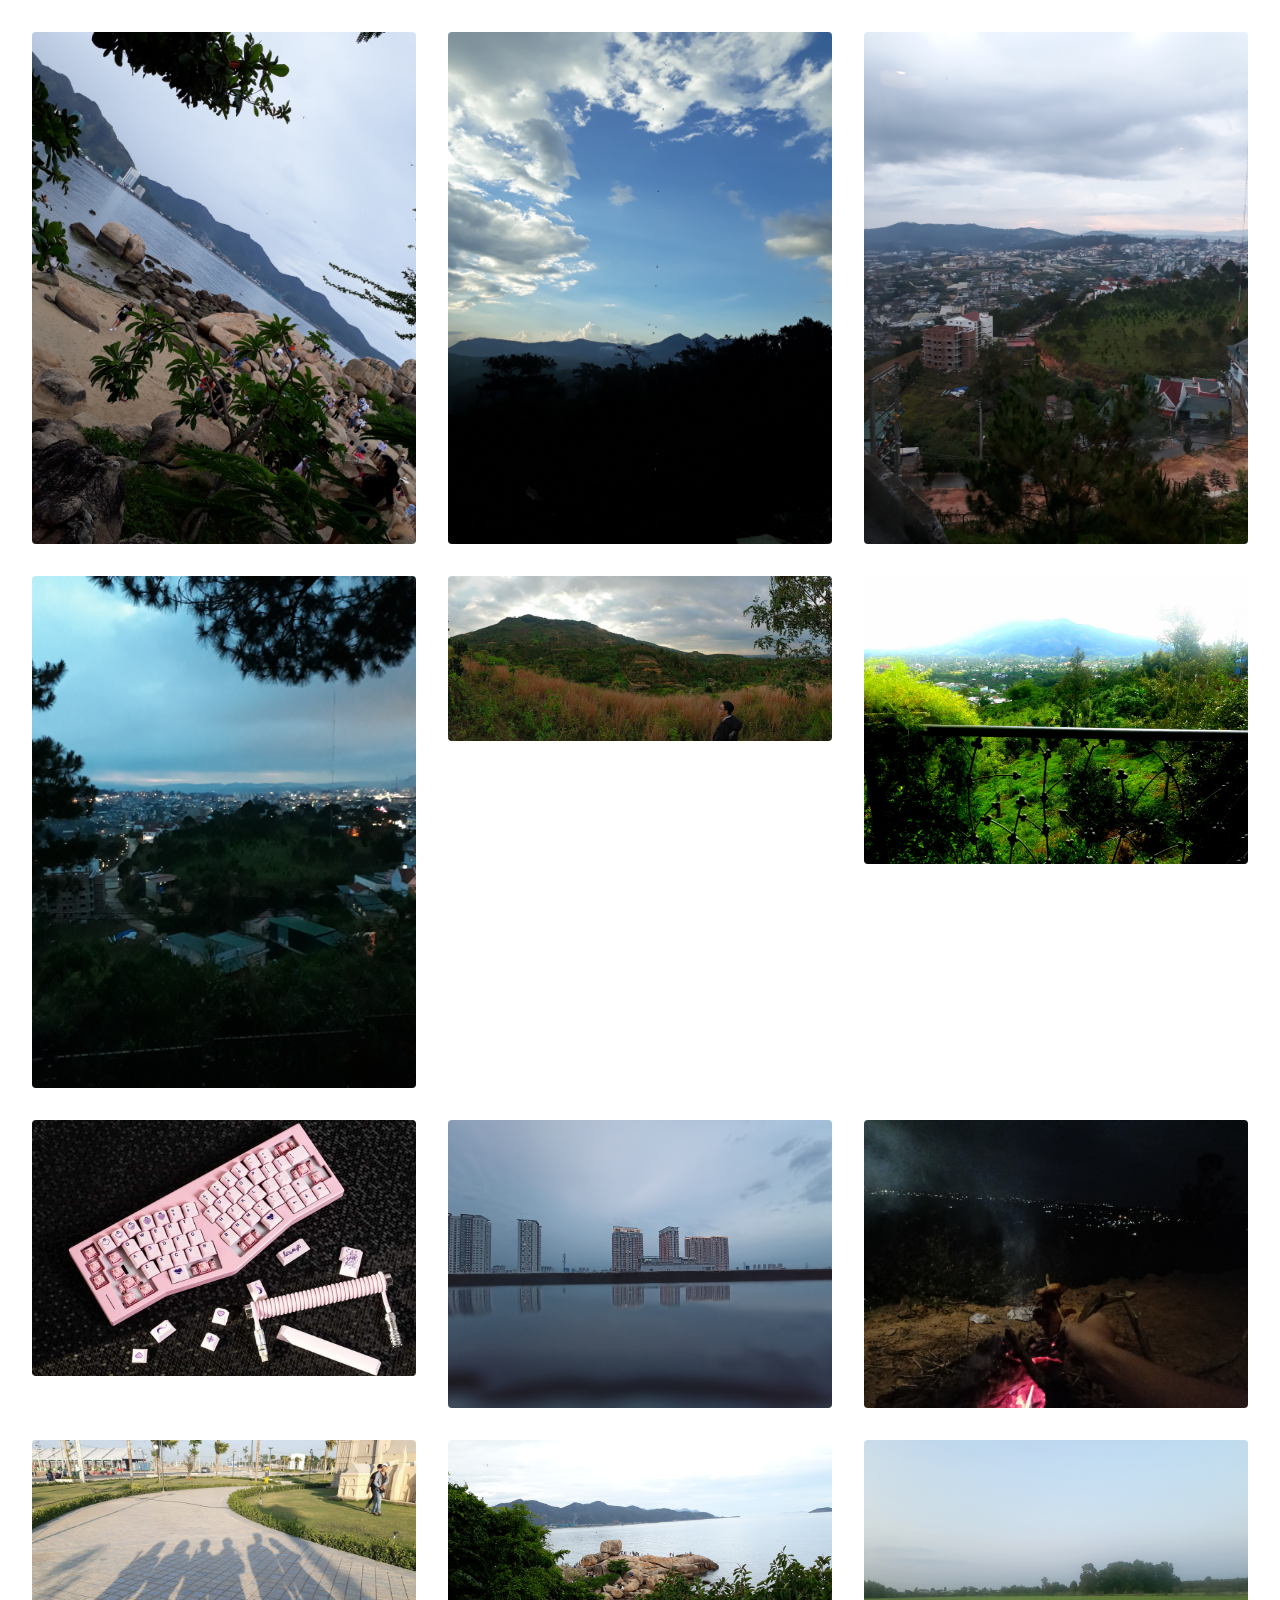
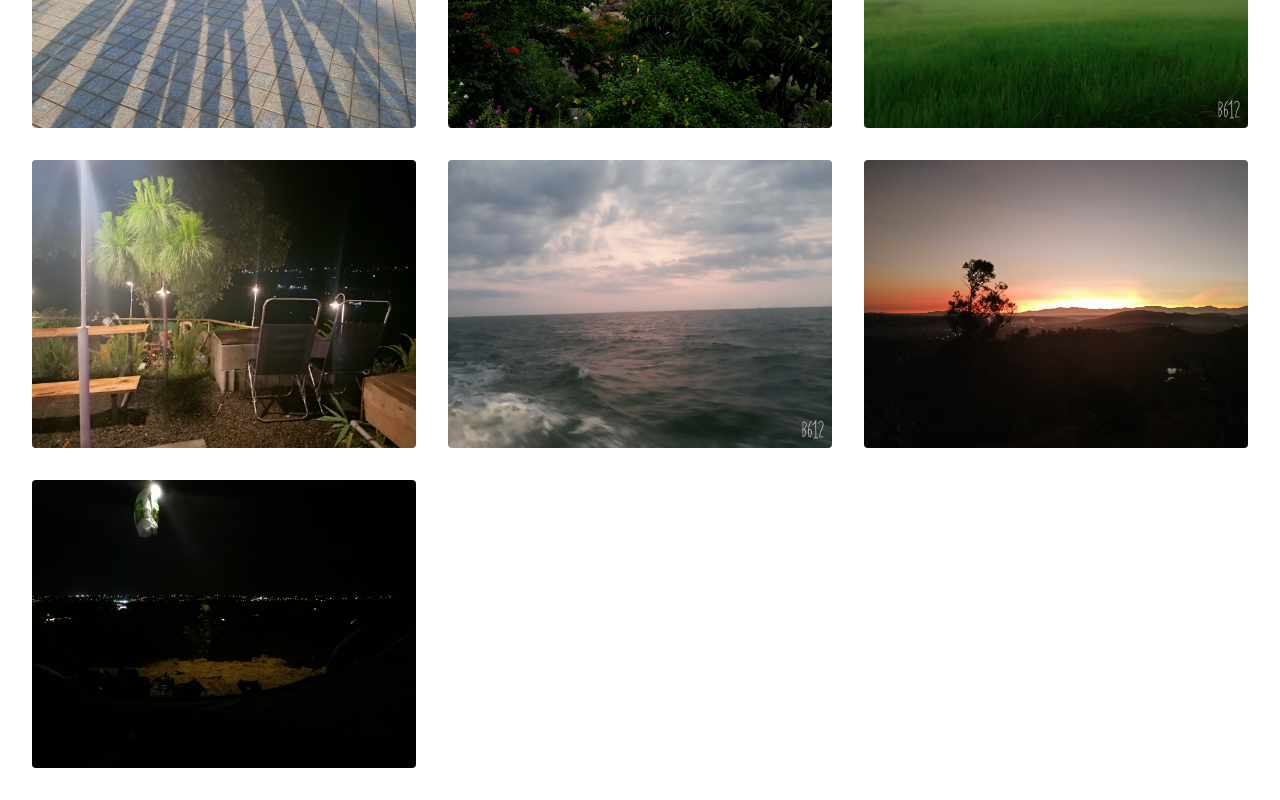
<file: album.html>
<!DOCTYPE html>
<html lang="en">

<head>
    <meta charset="UTF-8">
    <title>The Photograph Collection</title>
    <meta name="viewport" content="width=device-width, initial-scale=1">
    <!-- <link rel="stylesheet" href="./style.css"> -->

</head>

<body>
    <style>
        * {
            box-sizing: border-box;
        }

        body {
            margin: 0;
        }

        .gallery {
            display: grid;
            grid-template-columns: repeat(auto-fit, minmax(min(300px, 100%), 1fr));
            grid-gap: 2em;
            padding: 2em;
            pointer-events: none;
        }

        .gallery img {
            display: block;
            width: 100%;
            border-radius: 0.25em;
            transition: 250ms 50ms;
            pointer-events: auto;
        }

        .gallery:hover img:not(:hover) {
            filter: saturate(0.2) opacity(0.5);
        }

        /* CSS */
        .fullscreen {
            position: fixed;
            top: 0;
            left: 0;
            width: 100%;
            height: 100%;
            background-color: rgba(0, 0, 0, 0.8);
            z-index: 9999;
            display: flex;
            align-items: center;
            justify-content: center;
        }

        .fullscreen img {
            max-width: 90%;
            max-height: 90%;
        }

        .close-btn {
            position: absolute;
            top: 50px;
            right: 20px;
            z-index: 10000;
            background-color: #f1f1f1;
            border: none;
            border-radius: 5px;
            padding: 10px 20px;
            font-size: 16px;
            cursor: pointer;
          
        }
    </style>
    <!-- partial:index.partial.html -->
    <section class="gallery">
        <img src="img/photo/p1.jpg">
        <img src="img/photo/p14.jpg">
        <img src="img/photo/p10.jpg">
        <img src="img/photo/p12.jpg">
        <img src="img/photo/p6.jpg">
        <img src="img/photo/p2.jpg">
        <img src="img/photo/p3.jpg">
        <img src="img/photo/p4.jpg">
        <img src="img/photo/p5.jpg">
        
        <img src="img/photo/p7.jpg">
        <img src="img/photo/p8.jpg">
        <img src="img/photo/p9.jpg">
     
        <img src="img/photo/p11.jpg">
       
        <img src="img/photo/p13.jpg">
        
        <img src="img/photo/p15.jpg">
        <img src="img/photo/p16.jpg">


    </section>

    <!-- partial -->
    <script>
        // JavaScript
        document.addEventListener("keydown", function (event) {
                if (event.ctrlKey) {
                    event.preventDefault();
                }
                if (event.keyCode == 123) {
                    event.preventDefault();
                }
            });
            document.addEventListener('contextmenu', event => event.preventDefault());
        document.addEventListener('DOMContentLoaded', function () {
            var gallery = document.querySelector('.gallery');
            gallery.addEventListener('click', function (event) {
                var target = event.target;
                if (target.tagName === 'IMG') {
                    openFullscreen(target.src);
                }
            });
        });

        function openFullscreen(src) {
            var fullscreenDiv = document.createElement('div');
            fullscreenDiv.classList.add('fullscreen');

            var img = document.createElement('img');
            img.src = src;
            fullscreenDiv.appendChild(img);

            var closeButton = document.createElement('button');
            closeButton.textContent = 'Close';
            closeButton.classList.add('close-btn');
            closeButton.onclick = function () {
                document.body.removeChild(fullscreenDiv);
            };
            fullscreenDiv.appendChild(closeButton);

            document.body.appendChild(fullscreenDiv);
        }

    </script>

</body>

</html>
</file>
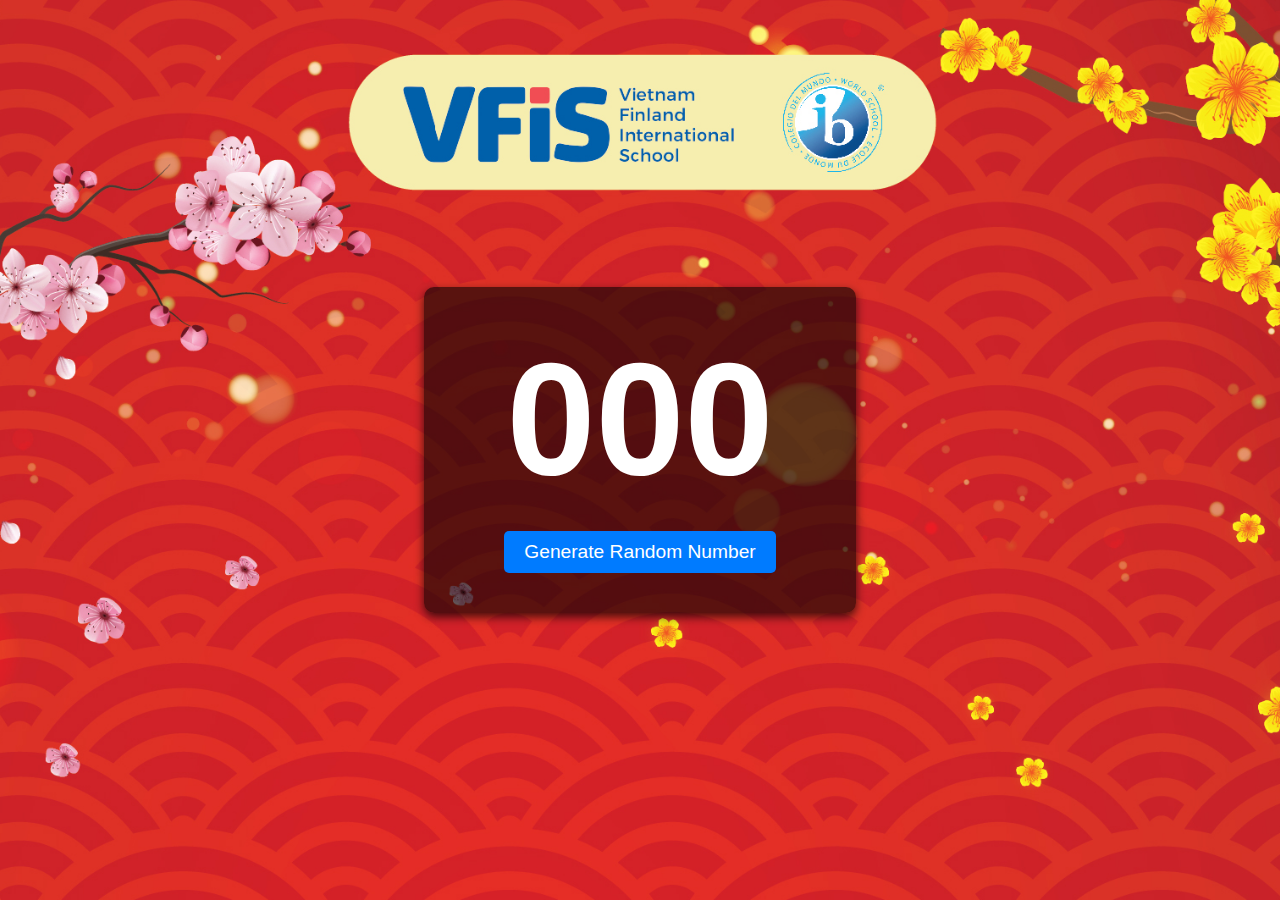
<file: cv.html>
<!DOCTYPE html>
<html lang="en">

<head>
    <meta charset="UTF-8">
    <meta name="viewport" content="width=device-width, initial-scale=1.0">
    <title>Random Number with Fireworks</title>
    <style>
        body {
            margin: 0;
            padding: 0;
            display: flex;
            justify-content: center;
            align-items: center;
            height: 100vh;
            background-image: url('/img/tet.jpg');
            /* Đường dẫn ảnh nền */
            background-size: cover;
            background-position: center;
            font-family: Arial, sans-serif;
            color: white;
            overflow: hidden;
        }

        .container {
            text-align: center;
            background: rgba(0, 0, 0, 0.6);
            padding: 40px 80px;
            border-radius: 10px;
            box-shadow: 0 4px 10px rgba(0, 0, 0, 0.7);
        }

        .number {
            font-size: 10rem;
            font-weight: bold;
        }

        .button {
            margin-top: 20px;
            padding: 10px 20px;
            font-size: 1.2rem;
            color: white;
            background-color: #007BFF;
            border: none;
            border-radius: 5px;
            cursor: pointer;
            transition: background-color 0.3s ease;
        }

        .button:hover {
            background-color: #0056b3;
        }

        #fireworksCanvas {
            position: fixed;
            top: 0;
            left: 0;
            width: 100%;
            height: 100%;
            pointer-events: none;
            z-index: 999;
        }

        /* Dialog thông báo */
        #resultDialog {
            position: fixed;
            top: 50%;
            left: 50%;
            transform: translate(-50%, -50%);
            background: rgba(0, 0, 0, 0.8);
            color: white;
            padding: 90px 150px;
            border-radius: 10px;
            box-shadow: 0 4px 20px rgba(0, 0, 0, 0.5);
            text-align: center;
            display: none;
            /* Ẩn mặc định */
            z-index: 1000;
        }

        #resultDialog h1 {
            font-size: 6rem;
            margin-bottom: 20px;
        }

        #resultDialog p {
            font-size: 2.5rem;
        }

        .closeButton {
            margin-top: 20px;
            padding: 10px 20px;
            font-size: 1.2rem;
            background-color: #FF5722;
            border: none;
            color: white;
            border-radius: 5px;
            cursor: pointer;
        }

        .closeButton:hover {
            background-color: #E64A19;
        }
    </style>
</head>

<body>
    <canvas id="fireworksCanvas"></canvas>

    <div class="container">
        <div class="number" id="randomNumber">000</div>
        <button class="button" id="generateButton">Generate Random Number</button>
    </div>

    <div id="resultDialog">
        <h1 id="finalNumber">000</h1>
        <p>Congratulations!</p>
        <button class="closeButton" onclick="closeDialog()">Close</button>
    </div>

    <script>
        let fireworksIntervalId;
        const usedNumbers = new Set(); 
        const canvas = document.getElementById('fireworksCanvas');
        const ctx = canvas.getContext('2d');
        const dialog = document.getElementById('resultDialog');
        const finalNumberElement = document.getElementById('finalNumber');
        let particles = [];
        let running = false; // Trạng thái quay số

        // Canvas size
        function resizeCanvas() {
            canvas.width = window.innerWidth;
            canvas.height = window.innerHeight;
        }
        window.addEventListener('resize', resizeCanvas);
        resizeCanvas();

        // Random Number Generator with suspense
        function generateRandomNumber() {
            if (running) return; 
            if (usedNumbers.size === 610) {
                alert("Tất cả số đã được chọn!");
                return;
            }

            running = true; 
            let randomNum = 0;
            const numberDisplay = document.getElementById('randomNumber');
            const duration = 3000; 
            const interval = 50; 
            let elapsedTime = 0;

            const intervalId = setInterval(() => {
                randomNum = Math.floor(Math.random() * 610) + 1;
                numberDisplay.textContent = randomNum.toString().padStart(3, '0');
                elapsedTime += interval;
                if (elapsedTime >= duration) {
                    clearInterval(intervalId);
                    finishRandomNumber(randomNum);
                }
            }, interval);
        }

        function finishRandomNumber(finalNumber) {
            while (usedNumbers.has(finalNumber)) {
                finalNumber = Math.floor(Math.random() * 610) + 1;
            }
            usedNumbers.add(finalNumber);

            const formattedNum = finalNumber.toString().padStart(3, '0');
            document.getElementById('randomNumber').textContent = formattedNum;


            setTimeout(() => {
                finalNumberElement.textContent = formattedNum;
                dialog.style.display = 'block';
                triggerFireworks();
                setTimeout(stopFireworks, 8000);
                running = false;
            }, 500);
        }

        function closeDialog() {
            dialog.style.display = 'none';
            stopFireworks(); 
        }

        // Pháo hoa
        function createParticle(x, y) {
            const angle = Math.random() * Math.PI * 2;
            const speed = Math.random() * 5 + 2;
            return {
                x,
                y,
                vx: Math.cos(angle) * speed,
                vy: Math.sin(angle) * speed,
                alpha: 1,
                size: Math.random() * 3 + 1,
                color: `hsl(${Math.random() * 360}, 100%, 50%)`,
            };
        }

        function triggerFireworks() {
            fireworksIntervalId = setInterval(() => {
                const x = Math.random() * canvas.width;
                const y = Math.random() * canvas.height / 2;
                for (let i = 0; i < 100; i++) {
                    particles.push(createParticle(x, y));
                }
            }, 200);
        }

        function stopFireworks() {
            clearInterval(fireworksIntervalId); 
            particles = []; 
        }

        function drawFireworks() {
            ctx.clearRect(0, 0, canvas.width, canvas.height);
            particles.forEach((p, i) => {
                p.x += p.vx;
                p.y += p.vy;
                p.alpha -= 0.02;
                if (p.alpha <= 0) {
                    particles.splice(i, 1);
                } else {
                    ctx.globalAlpha = p.alpha;
                    ctx.fillStyle = p.color;
                    ctx.beginPath();
                    ctx.arc(p.x, p.y, p.size, 0, Math.PI * 2);
                    ctx.fill();
                }
            });
            requestAnimationFrame(drawFireworks);
        }
        drawFireworks();


        document.getElementById('generateButton').addEventListener('click', generateRandomNumber);
    </script>
</body>

</html>
</file>
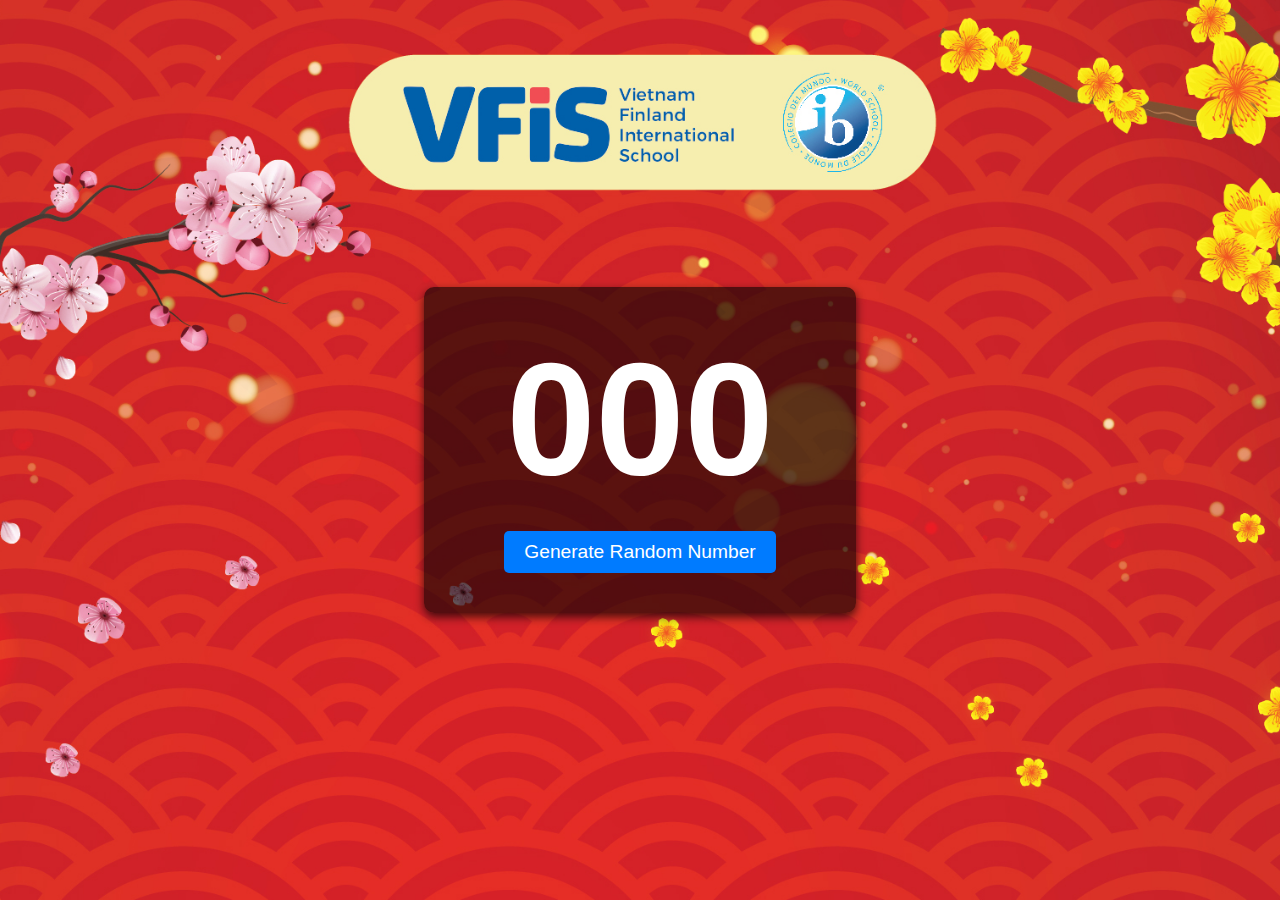
<file: staff.html>
<!DOCTYPE html>
<html lang="en">

<head>
    <meta charset="UTF-8">
    <meta name="viewport" content="width=device-width, initial-scale=1.0">
    <title>Random Number</title>
    <style>
        body {
            margin: 0;
            padding: 0;
            display: flex;
            justify-content: center;
            align-items: center;
            height: 100vh;
            background-image: url('/img/tet.jpg');
            /* Đường dẫn ảnh nền */
            background-size: cover;
            background-position: center;
            font-family: Arial, sans-serif;
            color: white;
            overflow: hidden;
        }

        .container {
            text-align: center;
            background: rgba(0, 0, 0, 0.6);
            padding: 40px 80px;
            border-radius: 10px;
            box-shadow: 0 4px 10px rgba(0, 0, 0, 0.7);
        }

        .number {
            font-size: 10rem;
            font-weight: bold;
        }

        .button {
            margin-top: 20px;
            padding: 10px 20px;
            font-size: 1.2rem;
            color: white;
            background-color: #007BFF;
            border: none;
            border-radius: 5px;
            cursor: pointer;
            transition: background-color 0.3s ease;
        }

        .button:hover {
            background-color: #0056b3;
        }

        #fireworksCanvas {
            position: fixed;
            top: 0;
            left: 0;
            width: 100%;
            height: 100%;
            pointer-events: none;
            z-index: 999;
        }

        /* Dialog thông báo */
        #resultDialog {
            position: fixed;
            top: 50%;
            left: 50%;
            transform: translate(-50%, -50%);
            background: rgba(0, 0, 0, 0.8);
            color: white;
            padding: 90px 200px;
            /* Tăng padding để có thêm không gian cho nội dung */
            border-radius: 10px;
            box-shadow: 0 4px 20px rgba(0, 0, 0, 0.5);
            text-align: center;
            display: none;
            /* Ẩn mặc định */
            z-index: 1000;
            max-width: 80%;
            /* Giới hạn chiều rộng tối đa */
            white-space: nowrap;
            /* Ngăn không cho nội dung xuống dòng */
            overflow: hidden;
            /* Ẩn nội dung bị tràn ra ngoài */
            text-overflow: ellipsis;
            /* Thêm dấu ba chấm nếu văn bản quá dài */
        }

        #resultDialog h1 {
            font-size: 3rem;
            margin-bottom: 20px;
            white-space: nowrap;
            /* Ngăn không cho tiêu đề xuống dòng */
            overflow: hidden;
            text-overflow: ellipsis;
            /* Dấu ba chấm nếu nội dung quá dài */
        }

        #resultDialog p {
            font-size: 2rem;
            white-space: nowrap;
            /* Ngăn không cho nội dung xuống dòng */
            overflow: hidden;
            text-overflow: ellipsis;
            /* Dấu ba chấm nếu nội dung quá dài */
        }

        .closeButton {
            margin-top: 20px;
            padding: 10px 20px;
            font-size: 1.2rem;
            background-color: #FF5722;
            border: none;
            color: white;
            border-radius: 5px;
            cursor: pointer;
        }

        .closeButton:hover {
            background-color: #E64A19;
        }
    </style>
</head>

<body>
    <canvas id="fireworksCanvas"></canvas>

    <div class="container">
        <div class="number" id="randomNumber">000</div>
        <button class="button" id="generateButton">Generate Random Number</button>
    </div>

    <div id="resultDialog">
        <h1 id="finalNumber">000</h1>
        <p>Congratulations!</p>
        <button class="closeButton" onclick="closeDialog()">Close</button>
    </div>

    <script>
        let fireworksIntervalId;
        const usedNumbers = new Set();
        const canvas = document.getElementById('fireworksCanvas');
        const ctx = canvas.getContext('2d');
        const dialog = document.getElementById('resultDialog');
        const finalNumberElement = document.getElementById('finalNumber');
        let particles = [];
        let running = false; // Trạng thái quay số

        // Canvas size
        function resizeCanvas() {
            canvas.width = window.innerWidth;
            canvas.height = window.innerHeight;
        }
        window.addEventListener('resize', resizeCanvas);
        resizeCanvas();

        // Random Number Generator with suspense
        function generateRandomNumber() {
            if (running) return;
            if (usedNumbers.size === 31) {
                alert("Tất cả số đã được chọn!");
                return;
            }

            running = true;
            let randomNum = 0;
            const numberDisplay = document.getElementById('randomNumber');
            const duration = 3000;
            const interval = 50;
            let elapsedTime = 0;

            const intervalId = setInterval(() => {
                randomNum = Math.floor(Math.random() * 31) + 1;
                numberDisplay.textContent = randomNum.toString().padStart(3, '0');
                elapsedTime += interval;
                if (elapsedTime >= duration) {
                    clearInterval(intervalId);
                    finishRandomNumber(randomNum);
                }
            }, interval);
        }

        function finishRandomNumber(finalNumber) {
            while (usedNumbers.has(finalNumber)) {
                finalNumber = Math.floor(Math.random() * 31) + 1;
            }
            usedNumbers.add(finalNumber);

            const formattedNum = finalNumber.toString().padStart(3, '0');
            document.getElementById('randomNumber').textContent = formattedNum;


            setTimeout(() => {
                finalNumberElement.textContent = formattedNum;
                dialog.style.display = 'block';
                triggerFireworks();
                setTimeout(stopFireworks, 10000);
                running = false;
            }, 500);
        }

        function closeDialog() {
            dialog.style.display = 'none';
            stopFireworks();
        }

        // Pháo hoa
        function createParticle(x, y) {
            const angle = Math.random() * Math.PI * 2;
            const speed = Math.random() * 5 + 2;
            return {
                x,
                y,
                vx: Math.cos(angle) * speed,
                vy: Math.sin(angle) * speed,
                alpha: 1,
                size: Math.random() * 3 + 1,
                color: `hsl(${Math.random() * 360}, 100%, 50%)`,
            };
        }

        function triggerFireworks() {
            fireworksIntervalId = setInterval(() => {
                const x = Math.random() * canvas.width;
                const y = Math.random() * canvas.height / 2;
                for (let i = 0; i < 100; i++) {
                    particles.push(createParticle(x, y));
                }
            }, 200);
        }

        function stopFireworks() {
            clearInterval(fireworksIntervalId);
            particles = [];
        }

        function drawFireworks() {
            ctx.clearRect(0, 0, canvas.width, canvas.height);
            particles.forEach((p, i) => {
                p.x += p.vx;
                p.y += p.vy;
                p.alpha -= 0.02;
                if (p.alpha <= 0) {
                    particles.splice(i, 1);
                } else {
                    ctx.globalAlpha = p.alpha;
                    ctx.fillStyle = p.color;
                    ctx.beginPath();
                    ctx.arc(p.x, p.y, p.size, 0, Math.PI * 2);
                    ctx.fill();
                }
            });
            requestAnimationFrame(drawFireworks);
        }
        drawFireworks();


        document.getElementById('generateButton').addEventListener('click', generateRandomNumber);

        const labels = {
            1: "Quan Gia Binh",
            2: "Suvi Miekk-oja",
            3: "Nguyen Thi Huong",
            4: "Nguyen Thi Bich Loan",
            5: "Tran Ngoc Thuy",
            6: "Vu Thi Mai Hoa",
            7: "Ly Van Huy",
            8: "Le Anh Tuan",
            9: "Le Kim Tan Loc",
            10: "Nguyen Vinh Dat",
            11: "Nguyen Thi Ngoan",
            12: "Pham Van Luoi",
            13: "Dao Le Huy",
            14: "Nguyen Phuong Chi",
            15: "Dang Thi Thanh Ha",
            16: "Do Quoc Truong Giang",
            17: "Nguyen Thi Khanh Linh",
            18: "Le Dinh Bao",
            19: "Le Thi Thanh Hien",
            20: "Tran Thi Hong Van",
            21: "Ho Thi My Linh",
            22: "Nguyen Thi Kim Ngan",
            23: "Nguyen Viet Luan",
            24: "Nguyen Phan Anh Huy",
            25: "Nguyen Tuan Anh",
            26: "Nguyen Thi Viet Ha",
            27: "Le Uyen Phuong",
            28: "Tran Bach Tuyet",
            29: "Nguyen Thi Ngoc Han",
            30: "Hoang Phuong Hong Nhung",
            31: "Hoang Quang Son",
        };

        function finishRandomNumber(finalNumber) {
            while (usedNumbers.has(finalNumber)) {
                finalNumber = Math.floor(Math.random() * 31) + 1;
            }
            usedNumbers.add(finalNumber);

            const formattedNum = finalNumber.toString().padStart(3, '0');
            document.getElementById('randomNumber').textContent = formattedNum;

            // Hiển thị nhãn nếu có
            const label = labels[finalNumber] || "Parents";
            setTimeout(() => {
                finalNumberElement.textContent = `${formattedNum} - ${label}`;
                dialog.style.display = 'block';
                triggerFireworks();
                setTimeout(stopFireworks, 10000);
                running = false;
            }, 500);
        }

    </script>
</body>

</html>
</file>
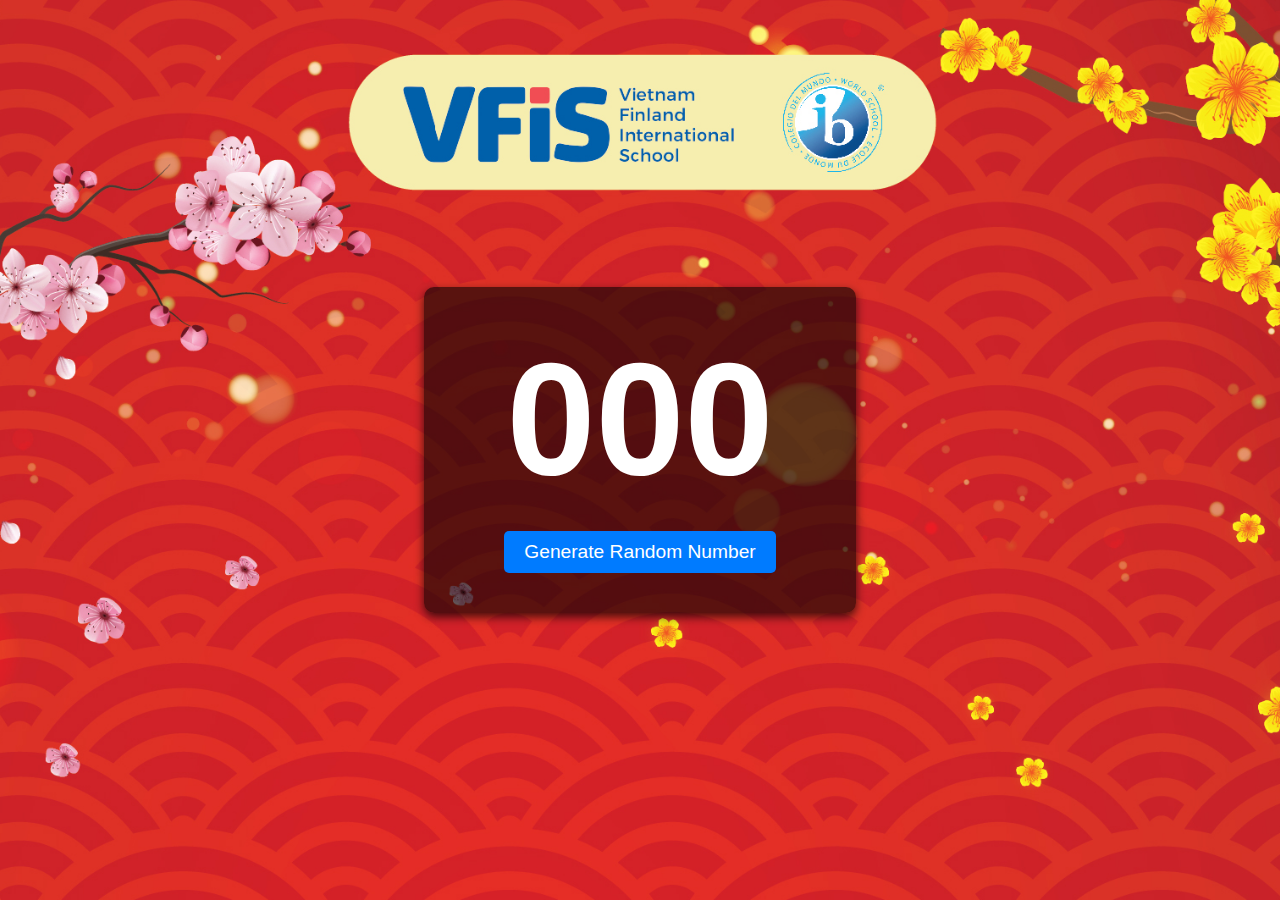
<file: staff1.html>
<!DOCTYPE html>
<html lang="en">

<head>
    <meta charset="UTF-8">
    <meta name="viewport" content="width=device-width, initial-scale=1.0">
    <title>Random Number</title>
    <style>
        body {
            margin: 0;
            padding: 0;
            display: flex;
            justify-content: center;
            align-items: center;
            height: 100vh;
            background-image: url('/img/tet.jpg');
            background-size: cover;
            background-position: center;
            font-family: Arial, sans-serif;
            color: white;
            overflow: hidden;
        }

        .container {
            text-align: center;
            background: rgba(0, 0, 0, 0.6);
            padding: 40px 80px;
            border-radius: 10px;
            box-shadow: 0 4px 10px rgba(0, 0, 0, 0.7);
        }

        .number {
            font-size: 10rem;
            font-weight: bold;
        }

        .button {
            margin-top: 20px;
            padding: 10px 20px;
            font-size: 1.2rem;
            color: white;
            background-color: #007BFF;
            border: none;
            border-radius: 5px;
            cursor: pointer;
            transition: background-color 0.3s ease;
        }

        .button:hover {
            background-color: #0056b3;
        }

        #fireworksCanvas {
            position: fixed;
            top: 0;
            left: 0;
            width: 100%;
            height: 100%;
            pointer-events: none;
            z-index: 999;
        }

        #resultDialog {
            position: fixed;
            top: 50%;
            left: 50%;
            transform: translate(-50%, -50%);
            background: rgba(0, 0, 0, 0.8);
            color: white;
            padding: 90px 200px;
            border-radius: 10px;
            box-shadow: 0 4px 20px rgba(0, 0, 0, 0.5);
            text-align: center;
            display: none;
            z-index: 1000;
            max-width: 80%;
        }

        #resultDialog h1 {
            font-size: 8rem;
            margin-bottom: 20px;
        }

        .closeButton {
            margin-top: 20px;
            padding: 10px 20px;
            font-size: 1.2rem;
            background-color: #FF5722;
            border: none;
            color: white;
            border-radius: 5px;
            cursor: pointer;
        }

        .closeButton:hover {
            background-color: #E64A19;
        }
    </style>
</head>

<body>
    <canvas id="fireworksCanvas"></canvas>

    <div class="container">
        <div class="number" id="randomNumber">000</div>
        <button class="button" id="generateButton">Generate Random Number</button>
    </div>

    <div id="resultDialog">
        <h1 id="finalNumber">000</h1>
        <p>Congratulations!</p>
        <button class="closeButton" onclick="closeDialog()">Close</button>
    </div>

    <script>
        let fireworksIntervalId;
        const usedNumbers = new Set();
        const canvas = document.getElementById('fireworksCanvas');
        const ctx = canvas.getContext('2d');
        const dialog = document.getElementById('resultDialog');
        const finalNumberElement = document.getElementById('finalNumber');
        let particles = [];
        let running = false;

        function resizeCanvas() {
            canvas.width = window.innerWidth;
            canvas.height = window.innerHeight;
        }
        window.addEventListener('resize', resizeCanvas);
        resizeCanvas();

        function generateRandomNumber() {
            if (running) return;
            if (usedNumbers.size === 31) {
                alert("Tất cả số đã được chọn!");
                return;
            }

            running = true;
            let randomNum = 0;
            const numberDisplay = document.getElementById('randomNumber');
            const duration = 3000;
            const interval = 50;
            let elapsedTime = 0;

            const intervalId = setInterval(() => {
                randomNum = Math.floor(Math.random() * 31) + 1;
                numberDisplay.textContent = randomNum.toString().padStart(3, '0');
                elapsedTime += interval;
                if (elapsedTime >= duration) {
                    clearInterval(intervalId);
                    finishRandomNumber(randomNum);
                }
            }, interval);
        }

        function finishRandomNumber(finalNumber) {
            while (usedNumbers.has(finalNumber)) {
                finalNumber = Math.floor(Math.random() * 61) + 1;
            }
            usedNumbers.add(finalNumber);

            const formattedNum = finalNumber.toString().padStart(3, '0');
            document.getElementById('randomNumber').textContent = formattedNum;

            setTimeout(() => {
                finalNumberElement.textContent = formattedNum;
                dialog.style.display = 'block';
                triggerFireworks();
                setTimeout(stopFireworks, 10000);
                running = false;
            }, 500);
        }

        function closeDialog() {
            dialog.style.display = 'none';
            stopFireworks();
        }

        function createParticle(x, y) {
            const angle = Math.random() * Math.PI * 2;
            const speed = Math.random() * 5 + 2;
            return {
                x,
                y,
                vx: Math.cos(angle) * speed,
                vy: Math.sin(angle) * speed,
                alpha: 1,
                size: Math.random() * 3 + 1,
                color: `hsl(${Math.random() * 360}, 100%, 50%)`,
            };
        }

        function triggerFireworks() {
            fireworksIntervalId = setInterval(() => {
                const x = Math.random() * canvas.width;
                const y = Math.random() * canvas.height / 2;
                for (let i = 0; i < 100; i++) {
                    particles.push(createParticle(x, y));
                }
            }, 200);
        }

        function stopFireworks() {
            clearInterval(fireworksIntervalId);
            particles = [];
        }

        function drawFireworks() {
            ctx.clearRect(0, 0, canvas.width, canvas.height);
            particles.forEach((p, i) => {
                p.x += p.vx;
                p.y += p.vy;
                p.alpha -= 0.02;
                if (p.alpha <= 0) {
                    particles.splice(i, 1);
                } else {
                    ctx.globalAlpha = p.alpha;
                    ctx.fillStyle = p.color;
                    ctx.beginPath();
                    ctx.arc(p.x, p.y, p.size, 0, Math.PI * 2);
                    ctx.fill();
                }
            });
            requestAnimationFrame(drawFireworks);
        }
        drawFireworks();

        document.getElementById('generateButton').addEventListener('click', generateRandomNumber);
    </script>
</body>

</html>
</file>
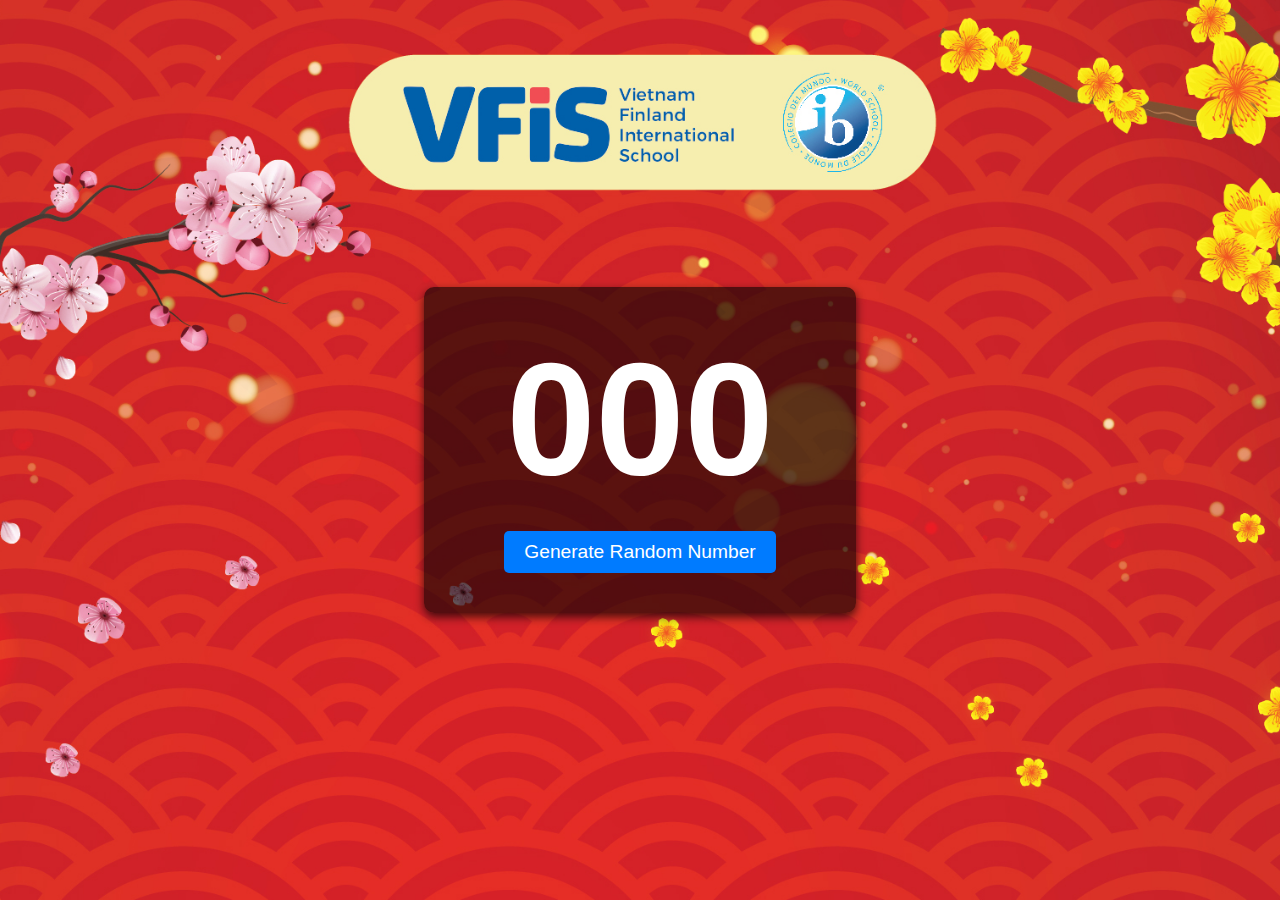
<file: teacher.html>
<!DOCTYPE html>
<html lang="en">

<head>
    <meta charset="UTF-8">
    <meta name="viewport" content="width=device-width, initial-scale=1.0">
    <title>Random Number</title>
    <style>
        body {
            margin: 0;
            padding: 0;
            display: flex;
            justify-content: center;
            align-items: center;
            height: 100vh;
            background-image: url('/img/tet.jpg');
            /* Đường dẫn ảnh nền */
            background-size: cover;
            background-position: center;
            font-family: Arial, sans-serif;
            color: white;
            overflow: hidden;
        }

        .container {
            text-align: center;
            background: rgba(0, 0, 0, 0.6);
            padding: 40px 80px;
            border-radius: 10px;
            box-shadow: 0 4px 10px rgba(0, 0, 0, 0.7);
        }

        .number {
            font-size: 10rem;
            font-weight: bold;
        }

        .button {
            margin-top: 20px;
            padding: 10px 20px;
            font-size: 1.2rem;
            color: white;
            background-color: #007BFF;
            border: none;
            border-radius: 5px;
            cursor: pointer;
            transition: background-color 0.3s ease;
        }

        .button:hover {
            background-color: #0056b3;
        }

        #fireworksCanvas {
            position: fixed;
            top: 0;
            left: 0;
            width: 100%;
            height: 100%;
            pointer-events: none;
            z-index: 999;
        }

        /* Dialog thông báo */
        #resultDialog {
            position: fixed;
            top: 50%;
            left: 50%;
            transform: translate(-50%, -50%);
            background: rgba(0, 0, 0, 0.8);
            color: white;
            padding: 90px 200px;
            /* Tăng padding để có thêm không gian cho nội dung */
            border-radius: 10px;
            box-shadow: 0 4px 20px rgba(0, 0, 0, 0.5);
            text-align: center;
            display: none;
            /* Ẩn mặc định */
            z-index: 1000;
            max-width: 80%;
            /* Giới hạn chiều rộng tối đa */
            white-space: nowrap;
            /* Ngăn không cho nội dung xuống dòng */
            overflow: hidden;
            /* Ẩn nội dung bị tràn ra ngoài */
            text-overflow: ellipsis;
            /* Thêm dấu ba chấm nếu văn bản quá dài */
        }

        #resultDialog h1 {
            font-size: 3rem;
            margin-bottom: 20px;
            white-space: nowrap;
            /* Ngăn không cho tiêu đề xuống dòng */
            overflow: hidden;
            text-overflow: ellipsis;
            /* Dấu ba chấm nếu nội dung quá dài */
        }

        #resultDialog p {
            font-size: 2rem;
            white-space: nowrap;
            /* Ngăn không cho nội dung xuống dòng */
            overflow: hidden;
            text-overflow: ellipsis;
            /* Dấu ba chấm nếu nội dung quá dài */
        }

        .closeButton {
            margin-top: 20px;
            padding: 10px 20px;
            font-size: 1.2rem;
            background-color: #FF5722;
            border: none;
            color: white;
            border-radius: 5px;
            cursor: pointer;
        }

        .closeButton:hover {
            background-color: #E64A19;
        }
    </style>
</head>

<body>
    <canvas id="fireworksCanvas"></canvas>

    <div class="container">
        <div class="number" id="randomNumber">000</div>
        <button class="button" id="generateButton">Generate Random Number</button>
    </div>

    <div id="resultDialog">
        <h1 id="finalNumber">000</h1>
        <p>Congratulations!</p>
        <button class="closeButton" onclick="closeDialog()">Close</button>
    </div>

    <script>
        let fireworksIntervalId;
        const usedNumbers = new Set();
        const canvas = document.getElementById('fireworksCanvas');
        const ctx = canvas.getContext('2d');
        const dialog = document.getElementById('resultDialog');
        const finalNumberElement = document.getElementById('finalNumber');
        let particles = [];
        let running = false; // Trạng thái quay số

        // Canvas size
        function resizeCanvas() {
            canvas.width = window.innerWidth;
            canvas.height = window.innerHeight;
        }
        window.addEventListener('resize', resizeCanvas);
        resizeCanvas();

        // Random Number Generator with suspense
        function generateRandomNumber() {
            if (running) return;
            if (usedNumbers.size === 123) {
                alert("Tất cả số đã được chọn!");
                return;
            }

            running = true;
            let randomNum = 0;
            const numberDisplay = document.getElementById('randomNumber');
            const duration = 3000;
            const interval = 50;
            let elapsedTime = 0;

            const intervalId = setInterval(() => {
                randomNum = Math.floor(Math.random() * 123) + 1;
                numberDisplay.textContent = randomNum.toString().padStart(3, '0');
                elapsedTime += interval;
                if (elapsedTime >= duration) {
                    clearInterval(intervalId);
                    finishRandomNumber(randomNum);
                }
            }, interval);
        }

        function finishRandomNumber(finalNumber) {
            while (usedNumbers.has(finalNumber)) {
                finalNumber = Math.floor(Math.random() * 123) + 1;
            }
            usedNumbers.add(finalNumber);

            const formattedNum = finalNumber.toString().padStart(3, '0');
            document.getElementById('randomNumber').textContent = formattedNum;


            setTimeout(() => {
                finalNumberElement.textContent = formattedNum;
                dialog.style.display = 'block';
                triggerFireworks();
                setTimeout(stopFireworks, 10000);
                running = false;
            }, 500);
        }

        function closeDialog() {
            dialog.style.display = 'none';
            stopFireworks();
        }

        // Pháo hoa
        function createParticle(x, y) {
            const angle = Math.random() * Math.PI * 2;
            const speed = Math.random() * 5 + 2;
            return {
                x,
                y,
                vx: Math.cos(angle) * speed,
                vy: Math.sin(angle) * speed,
                alpha: 1,
                size: Math.random() * 3 + 1,
                color: `hsl(${Math.random() * 360}, 100%, 50%)`,
            };
        }

        function triggerFireworks() {
            fireworksIntervalId = setInterval(() => {
                const x = Math.random() * canvas.width;
                const y = Math.random() * canvas.height / 2;
                for (let i = 0; i < 100; i++) {
                    particles.push(createParticle(x, y));
                }
            }, 200);
        }

        function stopFireworks() {
            clearInterval(fireworksIntervalId);
            particles = [];
        }

        function drawFireworks() {
            ctx.clearRect(0, 0, canvas.width, canvas.height);
            particles.forEach((p, i) => {
                p.x += p.vx;
                p.y += p.vy;
                p.alpha -= 0.02;
                if (p.alpha <= 0) {
                    particles.splice(i, 1);
                } else {
                    ctx.globalAlpha = p.alpha;
                    ctx.fillStyle = p.color;
                    ctx.beginPath();
                    ctx.arc(p.x, p.y, p.size, 0, Math.PI * 2);
                    ctx.fill();
                }
            });
            requestAnimationFrame(drawFireworks);
        }
        drawFireworks();


        document.getElementById('generateButton').addEventListener('click', generateRandomNumber);

        const labels = {
            1: "Anja Morkel",
            2: "Triet Tran Lieu Minh",
            34: "Anniina Mustonen Riikka",
            35: "Elina Koskela",
            36: "Ghoncheh Arghavan Mitra",
            37: "Grzegorz Wojtas",
            38: "Keith Aisthorpe",
            39: "Norman David James Gerald",
            40: "Pierre Desdevises",
            41: "Islam Saeed Ahmed Abdulrahman",
            42: "Linh Phan Ngoc",
            43: "Ulla-Maija Myllyluoma",
            44: "Brandon Bigler",
            45: "Nhung Tran Thi My",
            46: "Dung Huynh Nguyen Thuy",
            47: "Joonas Hakaste",
            48: "Ngoc Luu Hong",
            49: "Ngoc Phan Thi Bich",
            50: "Phuc Dinh Nguyen Hong",
            51: "Thanh Nguyen Thi Hoa",
            52: "Binh Tran Thi Thanh",
            53: "Hien Ngo Thi Ninh",
            54: "Le Nguyen Thi Ha",
            55: "Mai Duong Tran Thanh",
            56: "O'Meara Luke Edward",
            57: "Trang Tran Thien",
            58: "Oskari Koskela",
            59: "Diane Bondouaire",
            60: "Sang Pham Duong Thanh",
            61: "Duong Le Thuy",
            62: "Manh Pham Van",
            63: "Tipton Teresa Mari",
            64: "Kawita Thani",
            65: "Anisha Pradhan",
            66: "Sophia Laroma",
            67: "Tam Ho Thanh",
            68: "Binh Nguyen Thi",
            69: "Thinh Nguyen Phuoc",
            70: "Connelly Glenn Robert",
            71: "Hoa Nguyen Thi Thanh",
            72: "Kumar Shreya",
            73: "Dung Tran Thi Ngoc",
            74: "Huong Nguyen Thi",
            75: "Sarah Nelson",
            76: "Son Dang Thi Kim",
            77: "Bao Le",
            78: "Minh Nguyen Thi Thanh",
            79: "Clydeen McDonald",
            80: "Sang Phan Le Hoang",
            81: "Michelle Chau",
            82: "Tien Vo Thi Thuy",
            83: "Thang Pham Manh",
            84: "Vuong Ho Thi Ngoc",
            85: "Ha Vu Thi Thu",
            86: "Giang Dang Thi An",
            87: "Trung Nguyen Thanh",
            88: "Ngan Dinh Thi Khanh",
            89: "Anh Vu Hoang",
            90: "Dinh Ly Y",
            91: "Jordan Edwards Patrick",
            92: "Minh Vu Triet",
            93: "Nguyen Chu Vu Nhu",
            94: "Michaela Norman",
            95: "Quynh Dang Ngoc Nhu",
            96: "Tammisto Saija Maria",
            97: "Thu Nguyen Hoang Minh",
            98: "Toan Pham Huynh Kim",
            99: "Tran Duong Hue",
            100: "Tran Huynh Ngoc Bao",
            101: "Vy Dang Nhu Thuy",
            102: "Dat Ta Quang",
            103: "Tran Nguyen Ngoc Bao",
            104: "Duyen Nguyen Hoang",
            105: "Thao Truong Dieu",
            106: "Chris Scoggins",
            107: "Whitelaw Ryan Christopher",
            108: "Le Thi Thuy Dung",
            109: "Phan Tran Tuong Vi",
            110: "Bui Thi Doan Trang",
            111: "Nguyen Thi Kim Ngoc",
            112: "Pham Minh Tien",
            113: "Kwok Thoai Nhi",
            114: "Cao Doan Bao Thy",
            115: "Bui Thi Mai Thao",
            116: "Bui Le Thanh Quynh",
            117: "Nguyen Thi Nam Huong",
            118: "Nguyen Trong Nhan",
            119: "Bui Mai Sinh",
            120: "Dang Bich Phuong",
            121: "Do Ha Khanh Vy",
            122: "Tran Ngoc Thao Uyen",
            123: "Nguyen Thi Cam Nguyet"
        };

        function finishRandomNumber(finalNumber) {
            while (usedNumbers.has(finalNumber)) {
                finalNumber = Math.floor(Math.random() * 123) + 1;
            }
            usedNumbers.add(finalNumber);

            const formattedNum = finalNumber.toString().padStart(3, '0');
            document.getElementById('randomNumber').textContent = formattedNum;

            // Hiển thị nhãn nếu có
            const label = labels[finalNumber] || "Parents";
            setTimeout(() => {
                finalNumberElement.textContent = `${formattedNum} - ${label}`;
                dialog.style.display = 'block';
                triggerFireworks();
                setTimeout(stopFireworks, 10000);
                running = false;
            }, 500);
        }

    </script>
</body>

</html>
</file>
<file: style.css>
.footer {
    text-align: center;
    position: fixed;
    left: 0;
    bottom: 0;
    width: 100%;
    background-color: rgba(51, 56, 62, 0.8);
    /* Màu nền trong suốt */
    color: white;
    /* Màu chữ trắng để dễ đọc hơn */
    padding: 10px 0;
}


.row a {
    color: #33383e;
    /* Màu liên kết */
    margin: 0 10px;
}


/* Style cho scrollbar */
#playlist::-webkit-scrollbar {
    width: 10px;
}

#playlist::-webkit-scrollbar-track {
    background: #2e3136;
    /* Màu của track */
    border-radius: 20px;
}

#playlist::-webkit-scrollbar-thumb {
    background: linear-gradient(to bottom, #33383e 0%, #17191d 100%);
    /* Màu của thumb */
    border-radius: 20px;
}

#playlist::-webkit-scrollbar-thumb:hover {
    background: #4e5257;
    /* Màu của thumb khi hover */
}

* {
    font-family: "Roboto", sans-serif;
    color: #8b8d8f;
}

body {
    background-image: url('image/gif2.gif');
    background-size: cover;
    background-repeat: no-repeat;
    background-attachment: fixed;
    background-position: right;
}

.gif1 {
    background-image: url('image/v1.gif');
    border-bottom-right-radius: 40px;
    border-top-right-radius: 40px;
    background-position: center;
}


.container {
    width: 40%;
    /* Hoặc một giá trị cố định như 960px */
    margin: 100px auto;
    /* 'auto' để căn giữa phần tử */
}

.player {
    border-radius: 40px;
    background: linear-gradient(to bottom, #33383e 0%, #17191d 100%);
    margin: 0 auto;
    display: block;
    border: solid 2px #3e434c;
}

.playlist {
    height: 500px;
    border-top-left-radius: 40px;
    border-bottom-left-radius: 40px;
    background: linear-gradient(to bottom, #33383e 0%, #17191d 100%);
    margin: 0 auto;
    display: block;
    border: solid 2px #3e434c;
}

.top {
    display: flex;
    justify-content: space-between;
    padding: 30px;
}

.indicator {
    font-size: 10px;
}


.inner_button,
.center,
.inner_button_big,
.playpause {
    border-radius: 50%;
    height: 35px;
    width: 35px;
    background: radial-gradient(at top left,
            rgba(46, 50, 58, 1) 0%,
            rgba(28, 30, 35, 1) 80%);
    margin: 0 auto;
    border: none;
    display: flex;
    justify-content: center;
    vertical-align: middle;
    /* align-self: center; */
    align-items: center;
}

.inner_button_big {
    height: 55px;
    width: 55px;
    background: radial-gradient(at top left,
            rgb(57, 59, 64) 0%,
            rgb(12, 13, 16) 112%);
}

.playpause {
    background: radial-gradient(at bottom right, #c92711 0%, #ea570a 80%);
    height: 55px;
    width: 55px;
}

.small:active {
    transform: translateY(2px);
    background: radial-gradient(at top left, #292e35 0%, #292e34 80%);
}

.inner_button:active {
    background: radial-gradient(at bottom right,
            rgba(46, 50, 58, 1) 0%,
            rgba(28, 30, 35, 1) 80%);
}

.big_play_pause:active {
    transform: translateY(4px);
    background: radial-gradient(at bottom right, #c92711 0%, #ea570a 80%);
}

.playpause:active {
    background: radial-gradient(at top left, #c92711 0%, #ea570a 80%);
}

.big:active {
    transform: translateY(4px);
    background: radial-gradient(at top left, #17191e 0%, #1d2025 80%);
}

.inner_button_big:active {
    background: radial-gradient(at bottom right,
            rgb(57, 59, 64) 0%,
            rgb(12, 13, 16) 112%);
}

.center {
    height: 220px;
    width: 220px;
    box-shadow: -15px -10px 16px 5px rgba(255, 255, 255, 0.04),
        10px 10px 16px 8px rgb(24, 26, 29);
    background: radial-gradient(at top left, rgba(28, 30, 35, 1) 0%, #131416 85%);
}

.album {
    border-radius: 50%;
    height: 205px;
    width: 205px;
    object-fit: cover;
}

.song_details {
    text-align: center;
    margin-top: 40px;
}

.controls {
    display: flex;
    justify-content: space-around;
    margin: 30px 30px 0px 30px;
}

.slider {
    margin: 20px auto;
    width: 70%;
}

.slider_bar {
    background: black;
    height: 6px;

    border-radius: 5px;
    margin: 0 auto;
    box-shadow: inset -2px -2px 2px 0px rgb(66, 70, 74),
        inset 1px 1px 1px -1px rgb(0, 0, 0);
}

.inner_slider_bar {
    width: 60%;
    height: 4px;
    background: radial-gradient(at top left, #c92711 0%, #ffc107 90%);
    margin: 0px 1px;
    border-radius: 5px;
}

.time {
    display: flex;
    justify-content: space-between;
    align-items: center;
    font-size: 7px;
    margin-bottom: 5px;
}

.description {
    line-height: 1.5;
    margin: 20px
}

.controls {
    text-align: center;
}

.btn {
    background-color: -2px -2px 2px 0px rgb(66, 70, 74);
    border: none;
    text-align: center;
    text-decoration: none;
    display: inline-block;
    font-size: 20px;
    /* Kích thước chữ */
    margin: 4px 2px;
    /* Khoảng cách giữa các nút */
    cursor: pointer;
    /* Con trỏ chuột sẽ thay đổi khi di qua nút */
    border-radius: 5px;
    /* Bo góc của nút */
    box-shadow: 0 9px #999;
    /* Bóng của nút */
    transition-duration: 0.4s;
    /* Thời gian chuyển đổi khi di chuột qua */
}

.btn:hover {
    background-color: #4888e7;
    /* Màu nền khi di chuột qua */
    box-shadow: 0 5px #666;
    /* Bóng khi di chuột qua */
    transform: translateY(-4px);
    /* Nút sẽ nhích lên một chút khi di chuột qua */
}
</file>
